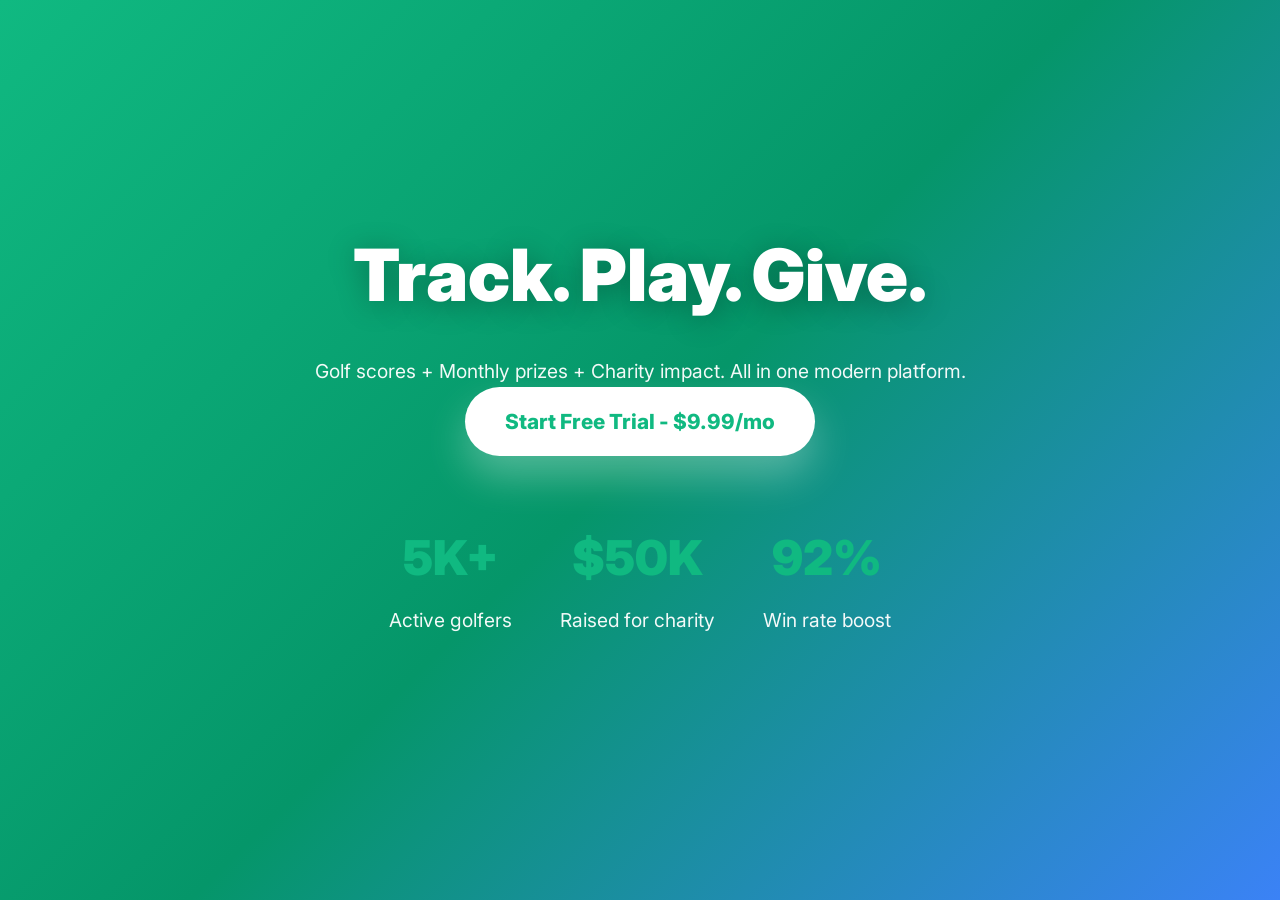
<file: index.html>
<!DOCTYPE html>
<html lang="en">
<head>
    <meta charset="UTF-8">
    <meta name="viewport" content="width=device-width, initial-scale=1.0">
    <title>Golf Platform - Track, Play, Give</title>
    <link href="https://fonts.googleapis.com/css2?family=Inter:wght@400;600;700;800;900&display=swap" rel="stylesheet">
    <link rel="stylesheet" href="style.css">
</head>
<body>
    <div class="hero">
        <div class="container">
            <h1>Track. Play. Give.</h1>
            <p>Golf scores + Monthly prizes + Charity impact. All in one modern platform.</p>
            <a href="#" class="cta-btn" onclick="subscribe()">Start Free Trial - $9.99/mo</a>
            <div class="stats" style="margin-top: 4rem;">
                <div class="stat"><h3>5K+</h3><p>Active golfers</p></div>
                <div class="stat"><h3>$50K</h3><p>Raised for charity</p></div>
                <div class="stat"><h3>92%</h3><p>Win rate boost</p></div>
            </div>
        </div>
    </div>
    <script src="script.js"></script>
</body>
</html>
</file>
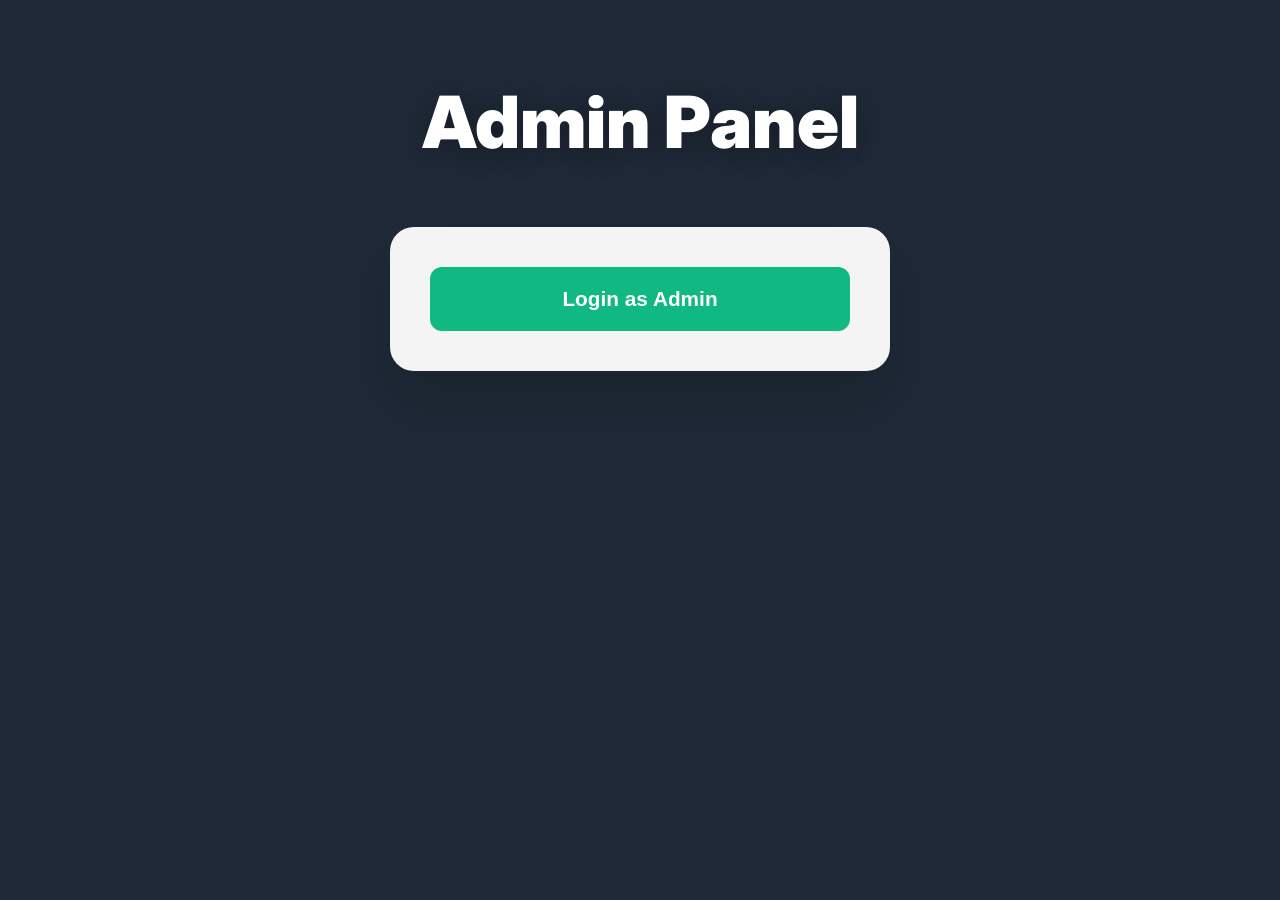
<file: admin.html>
<!DOCTYPE html>
<html lang="en">
<head>
    <meta charset="UTF-8">
    <meta name="viewport" content="width=device-width, initial-scale=1.0">
    <title>Admin | Golf Platform</title>
    <link href="https://fonts.googleapis.com/css2?family=Inter:wght@400;600;700;800;900&display=swap" rel="stylesheet">
    <link rel="stylesheet" href="style.css">
</head>
<body style="background: #1f2937;">
    <div class="container" style="padding: 4rem 0; text-align: center;">
        <h1 style="color: white;">Admin Panel</h1>
        <div class="card" style="max-width: 500px; margin: 3rem auto;">
            <button class="btn" onclick="adminLogin()" style="width: 100%; padding: 20px; font-size: 1.3rem;">
                Login as Admin
            </button>
        </div>
    </div>
    <script src="script.js"></script>
    <script>
        function adminLogin() {
            const pass = prompt('Admin Password (demo: admin123):');
            if (pass === 'admin123') {
                document.body.innerHTML = `
                <div class="container" style="padding: 4rem 0;">
                    <h1 style="color: white;">🛠️ Admin Dashboard</h1>
                    <div class="grid">
                        <div class="card"><h3>Users</h3><p>1,247 Active</p><button class="btn">View</button></div>
                        <div class="card"><h3>Draws</h3><p>$5,250 Pot</p><button class="btn" onclick="alert('Draw triggered!')">Run Draw</button></div>
                        <div class="card"><h3>Revenue</h3><p>$12,450/mo</p></div>
                        <div class="card"><h3>Charity</h3><p>$3,250 Raised</p></div>
                    </div>
                </div>
                `;
            }
        }
    </script>
</body>
</html>
</file>
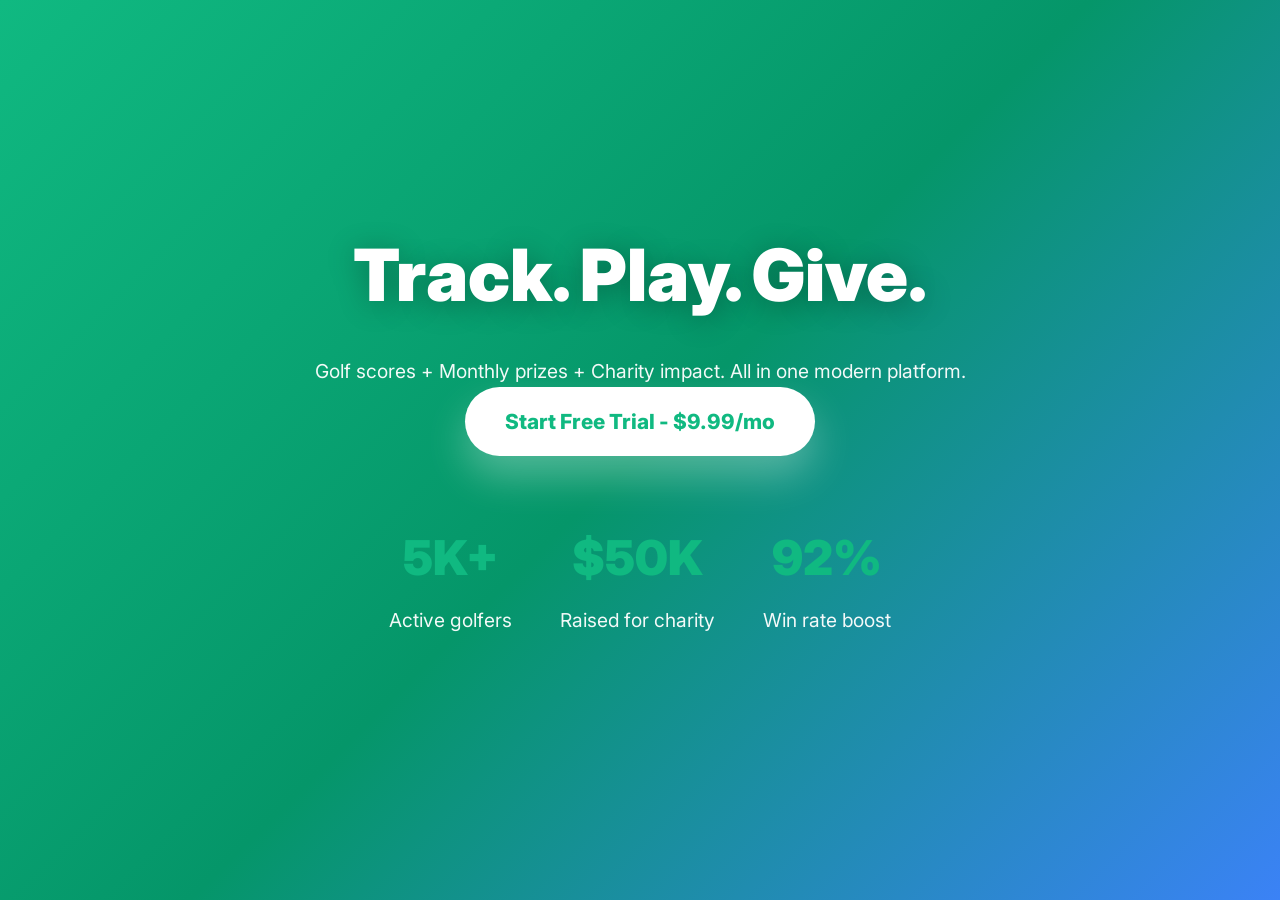
<file: dashboard.html>
<!DOCTYPE html>
<html lang="en">
<head>
    <meta charset="UTF-8">
    <meta name="viewport" content="width=device-width, initial-scale=1.0">
    <title>Dashboard | Golf Platform</title>
    <link href="https://fonts.googleapis.com/css2?family=Inter:wght@400;600;700;800;900&display=swap" rel="stylesheet">
    <link rel="stylesheet" href="style.css">
</head>
<body>
    <nav class="navbar">
        <div class="container">
            <h3>🏌️ Golf Platform</h3>
            <div>
                <span id="user-name">John Doe</span>
                <button class="btn" onclick="goTo('scores')" style="margin-left:1rem;">+ Score</button>
                <button class="btn" onclick="goTo('draws')">Draws</button>
            </div>
        </div>
    </nav>

    <div class="container" style="padding-top: 2rem;">
        <h1>Your Dashboard</h1>
        
        <div class="grid">
            <div class="card">
                <h3>Latest Score</h3>
                <p id="latest-score">42 points</p>
                <button class="btn" onclick="goTo('scores')">Enter New Score</button>
            </div>
            
            <div class="card">
                <h3>Monthly Draw</h3>
                <p>💰 Prize Pool: <strong>$5,250</strong></p>
                <p>📅 Closes in: <strong>12 days</strong></p>
                <p>🎯 Entries: <strong>3</strong></p>
                <button class="btn" onclick="goTo('draws')">View Draw</button>
            </div>
            
            <div class="card">
                <h3>Charity Impact</h3>
                <p>❤️ Supporting: <strong>Golfers Against Cancer</strong></p>
                <p>💵 Donated: <strong>$24.50</strong> this year</p>
                <button class="btn">Change Charity</button>
            </div>
        </div>

        <div class="stats">
            <div class="stat"><h3 id="total-scores">3</h3><p>Total Scores</p></div>
            <div class="stat"><h3 id="avg-score">41</h3><p>Avg Score</p></div>
            <div class="stat"><h3>Active</h3><p>Subscription</p></div>
        </div>
    </div>
    <script src="script.js"></script>
    <script>updateDashboard();</script>
</body>
</html>
</file>
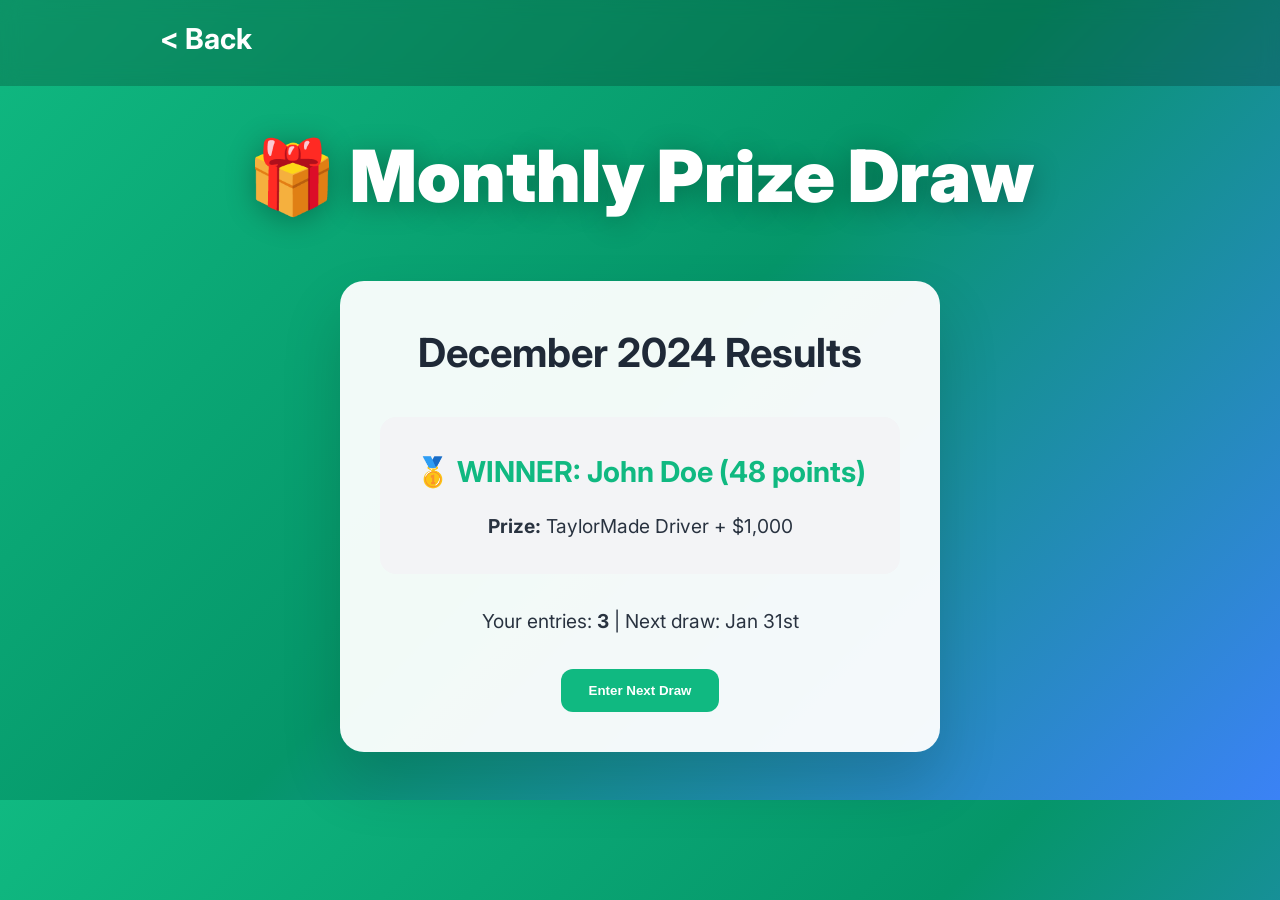
<file: draws.html>
<!DOCTYPE html>
<html lang="en">
<head>
    <meta charset="UTF-8">
    <meta name="viewport" content="width=device-width, initial-scale=1.0">
    <title>Monthly Draws | Golf Platform</title>
    <link href="https://fonts.googleapis.com/css2?family=Inter:wght@400;600;700;800;900&display=swap" rel="stylesheet">
    <link rel="stylesheet" href="style.css">
</head>
<body>
    <nav class="navbar">
        <div class="container">
            <h3 onclick="goTo('dashboard')">< Back</h3>
        </div>
    </nav>

    <div class="container" style="padding-top: 2rem; text-align: center;">
        <h1>🎁 Monthly Prize Draw</h1>
        
        <div class="card" style="max-width: 600px; margin: 3rem auto;">
            <h2>December 2024 Results</h2>
            <div style="background: #f3f4f6; padding: 2rem; border-radius: 16px; margin: 2rem 0;">
                <h3 style="color: #10b981; margin-bottom: 1rem;">🥇 WINNER: John Doe (48 points)</h3>
                <p><strong>Prize:</strong> TaylorMade Driver + $1,000</p>
            </div>
            <p>Your entries: <strong>3</strong> | Next draw: Jan 31st</p>
            <button class="btn" style="margin-top: 2rem;">Enter Next Draw</button>
        </div>
    </div>
    <script src="script.js"></script>
</body>
</html>
</file>
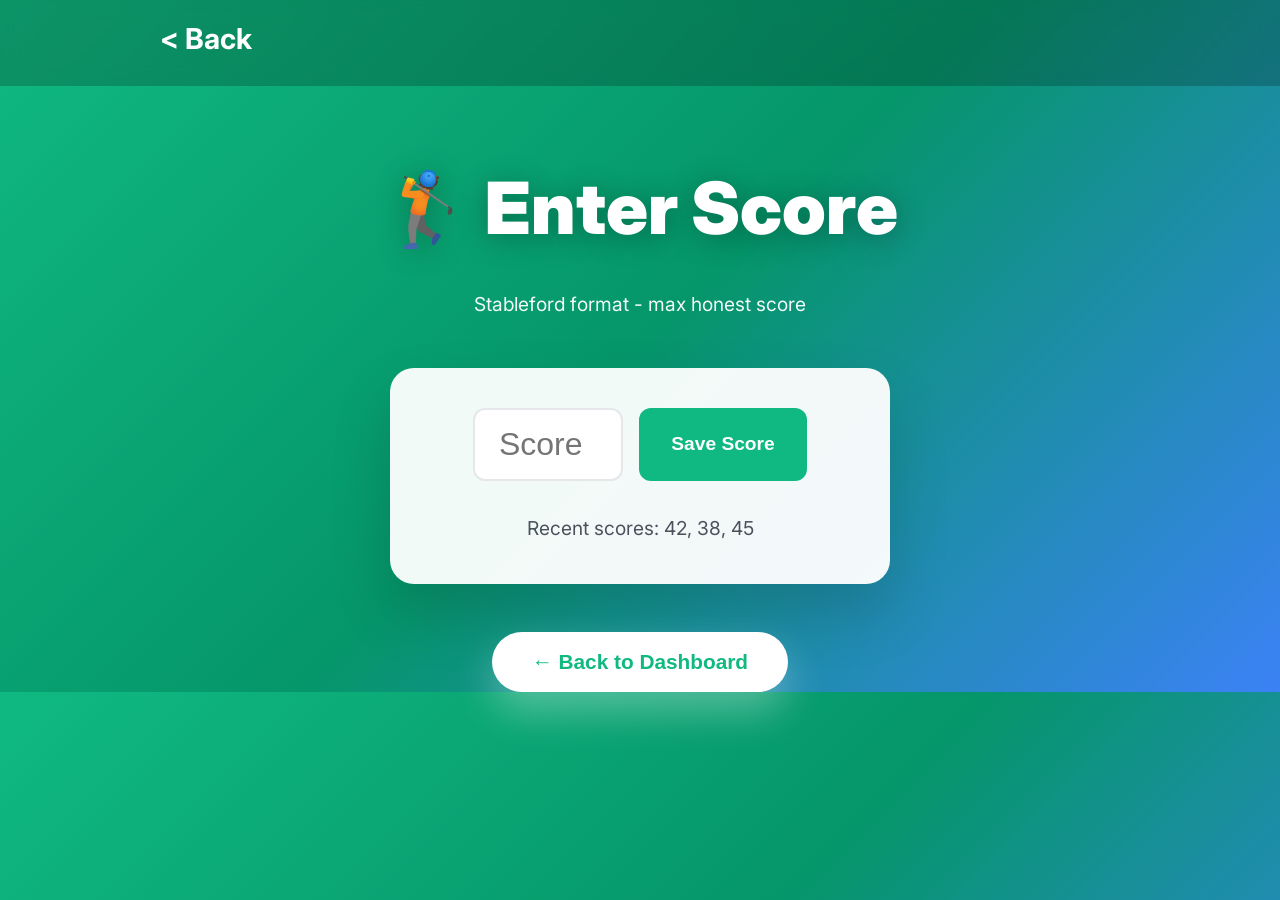
<file: scores.html>
<!DOCTYPE html>
<html lang="en">
<head>
    <meta charset="UTF-8">
    <meta name="viewport" content="width=device-width, initial-scale=1.0">
    <title>Enter Score | Golf Platform</title>
    <link href="https://fonts.googleapis.com/css2?family=Inter:wght@400;600;700;800;900&display=swap" rel="stylesheet">
    <link rel="stylesheet" href="style.css">
</head>
<body>
    <nav class="navbar">
        <div class="container">
            <h3 onclick="goTo('dashboard')">< Back</h3>
        </div>
    </nav>

    <div class="container" style="padding-top: 4rem; text-align: center;">
        <h1>🏌️ Enter Score</h1>
        <p>Stableford format - max honest score</p>
        
        <div class="card" style="max-width: 500px; margin: 3rem auto;">
            <div style="display: flex; gap: 1rem; justify-content: center; margin-bottom: 2rem;">
                <input type="number" id="score-input" placeholder="Score" style="padding: 16px; font-size: 2rem; border: 2px solid #e5e7eb; border-radius: 12px; width: 150px; text-align: center;">
                <button class="btn" onclick="saveScore()" style="padding: 16px 32px; font-size: 1.2rem;">Save Score</button>
            </div>
            <p style="opacity: 0.8;">Recent scores: 42, 38, 45</p>
        </div>
        
        <button class="cta-btn" onclick="goTo('dashboard')">← Back to Dashboard</button>
    </div>
    <script src="script.js"></script>
</body>
</html>
</file>
<file: style.css>
* { margin: 0; padding: 0; box-sizing: border-box; }
body { 
    font-family: 'Inter', -apple-system, sans-serif; 
    background: linear-gradient(135deg, #10b981 0%, #059669 50%, #3b82f6 100%);
    color: white;
    line-height: 1.6;
}
.container { max-width: 1000px; margin: 0 auto; padding: 0 20px; }
.navbar { 
    background: rgba(0,0,0,0.2); 
    backdrop-filter: blur(10px); 
    padding: 1rem 0; 
    position: sticky; 
    top: 0; 
    z-index: 100;
}
.navbar .container { display: flex; justify-content: space-between; align-items: center; }
h1 { font-size: 4.5rem; font-weight: 900; margin-bottom: 1.5rem; text-shadow: 0 4px 30px rgba(0,0,0,0.3); }
h2 { font-size: 2.5rem; font-weight: 700; margin-bottom: 1rem; }
h3 { font-size: 1.8rem; margin-bottom: 0.5rem; }
p { font-size: 1.2rem; opacity: 0.95; }
.hero { min-height: 100vh; display: flex; align-items: center; text-align: center; }
.cta-btn { 
    background: white; 
    color: #10b981; 
    border: none; 
    padding: 18px 40px; 
    font-size: 1.3rem; 
    font-weight: 800; 
    border-radius: 50px; 
    cursor: pointer; 
    transition: all 0.3s; 
    box-shadow: 0 20px 40px rgba(255,255,255,0.3);
    text-decoration: none;
    display: inline-block;
}
.cta-btn:hover { transform: translateY(-3px) scale(1.02); }
.card { 
    background: rgba(255,255,255,0.95); 
    border-radius: 24px; 
    padding: 2.5rem; 
    margin: 2rem 0; 
    box-shadow: 0 30px 60px rgba(0,0,0,0.15);
    color: #1f2937;
}
.btn { 
    background: #10b981; 
    color: white; 
    border: none; 
    padding: 14px 28px; 
    border-radius: 12px; 
    font-weight: 600; 
    cursor: pointer; 
    transition: all 0.3s;
}
.btn:hover { background: #059669; transform: translateY(-2px); }
.grid { display: grid; grid-template-columns: repeat(auto-fit, minmax(300px, 1fr)); gap: 2rem; margin: 4rem 0; }
.stats { display: flex; gap: 3rem; justify-content: center; flex-wrap: wrap; margin: 3rem 0; }
.stat { text-align: center; }
.stat h3 { font-size: 3rem; font-weight: 900; color: #10b981; margin-bottom: 0.5rem; }
@media (max-width: 768px) { h1 { font-size: 3rem; } .grid { grid-template-columns: 1fr; } }
</file>
